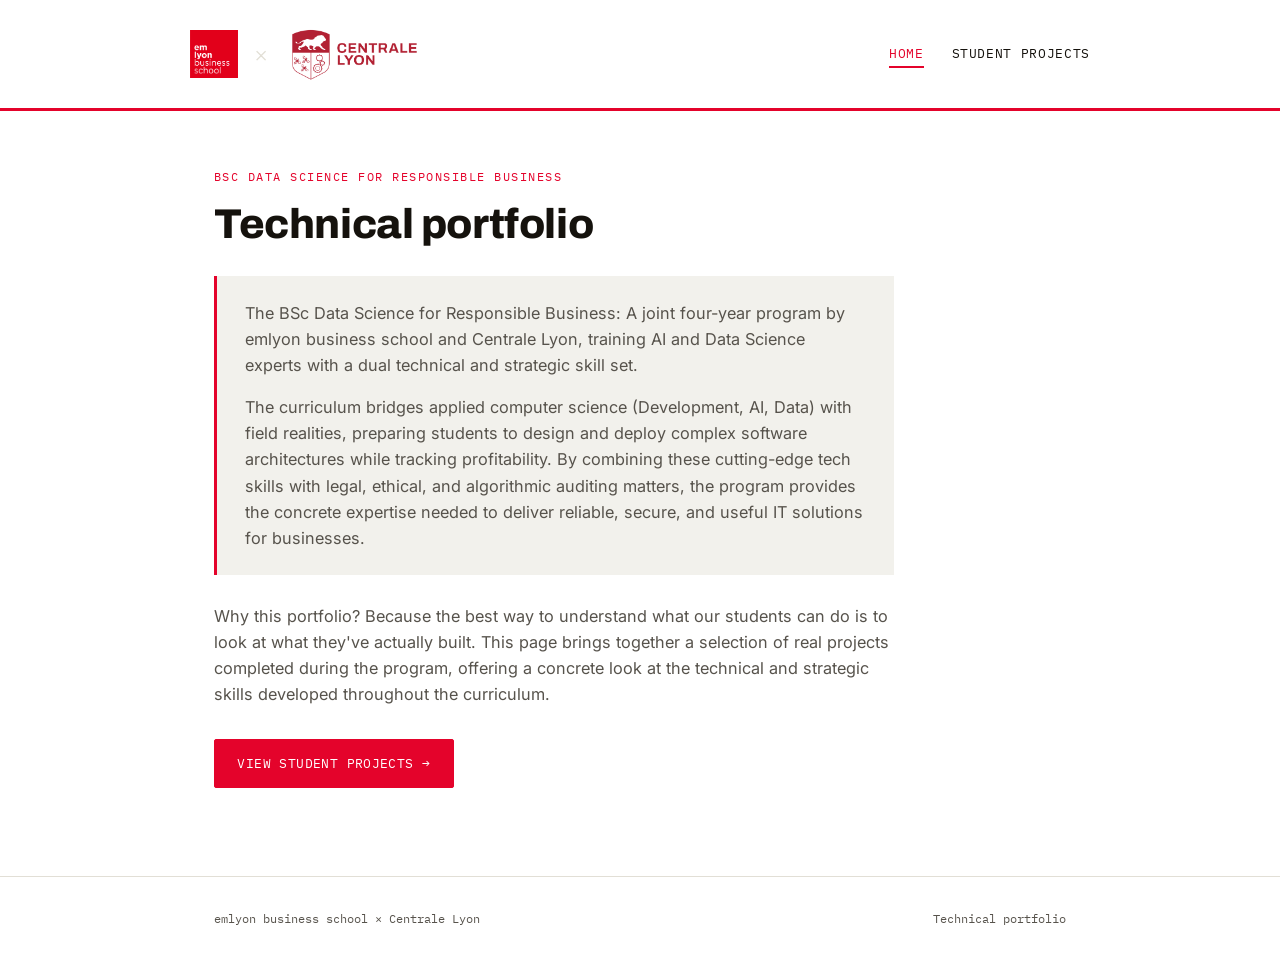
<file: index.html>
<!doctype html>
<html lang="en">
<head>
<meta charset="UTF-8">
<meta name="viewport" content="width=device-width, initial-scale=1">
<title>BSc Data Science for Responsible Business — Student Project Portfolio</title>
<meta name="description" content="Student project portfolio for the BSc Data Science for Responsible Business, a joint program by emlyon business school and Centrale Lyon.">
<meta name="theme-color" content="#E4032B">
<link rel="preconnect" href="https://fonts.googleapis.com">
<link rel="preconnect" href="https://fonts.gstatic.com" crossorigin>
<link href="https://fonts.googleapis.com/css2?family=Archivo:wght@700;800&family=Inter:wght@400;500;600&family=IBM+Plex+Mono:wght@400;500&display=swap" rel="stylesheet">
<link rel="stylesheet" href="style.css">
</head>
<body>
<a class="skip-link" href="#main">Skip to content</a>

<header class="site">
  <div class="wrap header-inner">
    <div class="brand-lockup">
      <img src="assets/logo-emlyon-placeholder.png" alt="emlyon business school">
      <span class="sep">×</span>
      <img src="assets/logo-centrale-placeholder.png" alt="Centrale Lyon">
    </div>
    <nav class="site-nav" aria-label="Primary">
      <a href="index.html" aria-current="page">Home</a>
      <a href="projects.html">Student Projects</a>
    </nav>
  </div>
</header>

<main id="main">
  <div class="wrap intro">
    <p class="eyebrow">BSc Data Science for Responsible Business</p>
    <h1>Technical portfolio</h1>

    <div class="program-desc">
      <p>The BSc Data Science for Responsible Business: A joint four-year program by emlyon business school and
        Centrale Lyon, training AI and Data Science experts with a dual technical and strategic skill set.</p>
      <p style="margin-top:1rem;">The curriculum bridges applied computer science (Development, AI, Data) with
        field realities, preparing students to design and deploy complex software architectures while tracking
        profitability. By combining these cutting-edge tech skills with legal, ethical, and algorithmic auditing
        matters, the program provides the concrete expertise needed to deliver reliable, secure, and useful IT
        solutions for businesses.</p>
    </div>

    <div class="why-portfolio">
      <p>Why this portfolio? Because the best way to understand what our students can do is to look at what
        they've actually built. This page brings together a selection of real projects completed during the
        program, offering a concrete look at the technical and strategic skills developed throughout the
        curriculum.</p>
    </div>

    <div class="cta-row">
      <a class="btn btn-solid" href="projects.html">View student projects →</a>
    </div>
  </div>
</main>

<footer class="site">
  <div class="wrap foot-inner">
    <span>emlyon business school × Centrale Lyon</span>
    <span>Technical portfolio</span>
  </div>
</footer>

</body>
</html>
</file>
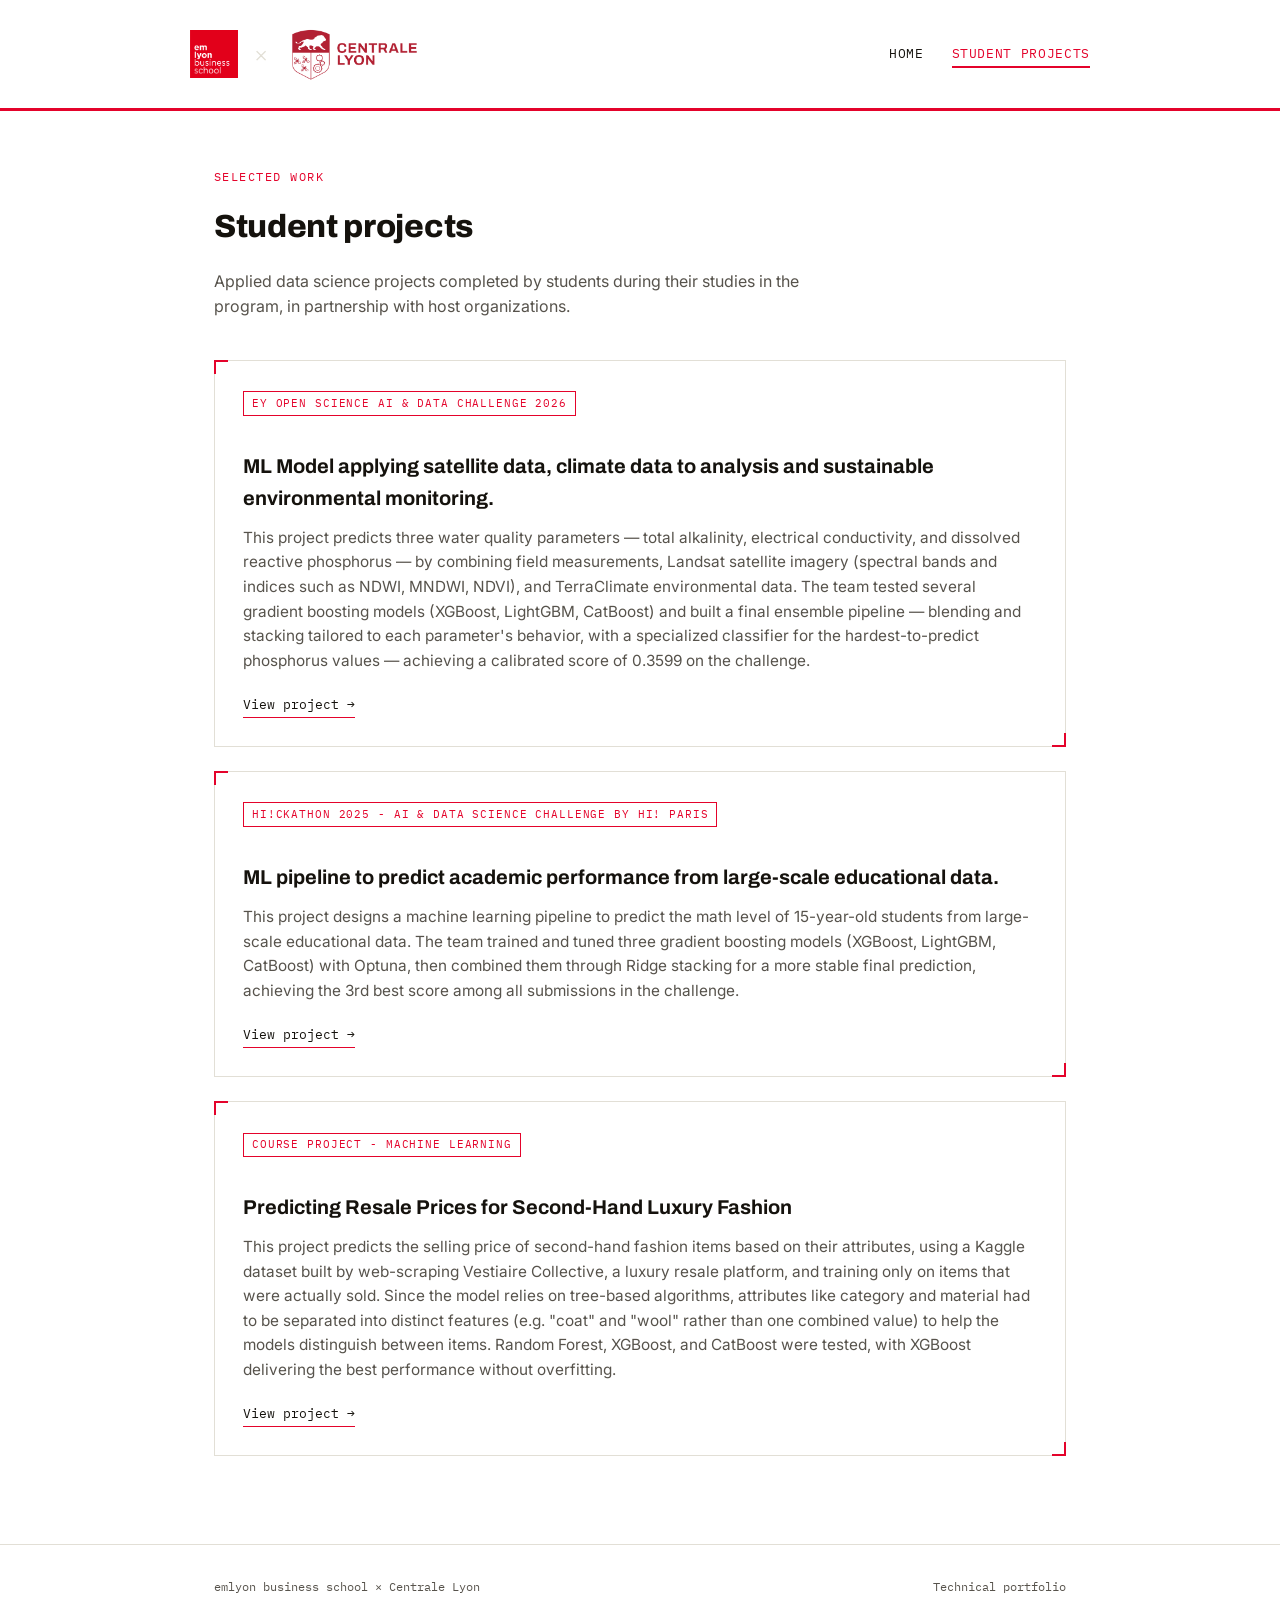
<file: projects.html>
<!doctype html>
<html lang="en">
<head>
<meta charset="UTF-8">
<meta name="viewport" content="width=device-width, initial-scale=1">
<title>Student Projects — BSc Data Science for Responsible Business</title>
<meta name="description" content="Applied data science projects completed by students in the BSc Data Science for Responsible Business, a joint program by emlyon business school and Centrale Lyon.">
<meta name="theme-color" content="#E4032B">
<link rel="preconnect" href="https://fonts.googleapis.com">
<link rel="preconnect" href="https://fonts.gstatic.com" crossorigin>
<link href="https://fonts.googleapis.com/css2?family=Archivo:wght@700;800&family=Inter:wght@400;500;600&family=IBM+Plex+Mono:wght@400;500&display=swap" rel="stylesheet">
<link rel="stylesheet" href="style.css">
</head>
<body>
<a class="skip-link" href="#main">Skip to content</a>

<header class="site">
  <div class="wrap header-inner">
    <div class="brand-lockup">
      <img src="assets/logo-emlyon-placeholder.png" alt="emlyon business school">
      <span class="sep">×</span>
      <img src="assets/logo-centrale-placeholder.png" alt="Centrale Lyon">
    </div>
    <nav class="site-nav" aria-label="Primary">
      <a href="index.html">Home</a>
      <a href="projects.html" aria-current="page">Student Projects</a>
    </nav>
  </div>
</header>

<main id="main">
  <div class="wrap">
    <p class="eyebrow">Selected work</p>
    <h1 style="margin-bottom:1rem;">Student projects</h1>
    <p class="projects-lede">Applied data science projects completed by students during their studies in the
      program, in partnership with host organizations.</p>

    <div class="proj-grid">

      <article class="proj-card">
        <span class="ph-tag">EY Open Science AI &amp; Data Challenge 2026</span>
        <h3>ML Model applying satellite data, climate data to analysis and sustainable environmental monitoring.</h3>
        <p class="ph-desc">This project predicts three water quality parameters — total alkalinity, electrical
          conductivity, and dissolved reactive phosphorus — by combining field measurements, Landsat satellite
          imagery (spectral bands and indices such as NDWI, MNDWI, NDVI), and TerraClimate environmental data.
          The team tested several gradient boosting models (XGBoost, LightGBM, CatBoost) and built a final
          ensemble pipeline — blending and stacking tailored to each parameter's behavior, with a specialized
          classifier for the hardest-to-predict phosphorus values — achieving a calibrated score of 0.3599 on
          the challenge.</p>
        <a class="proj-link" href="#" target="_blank" rel="noopener">View project →</a>
      </article>

      <article class="proj-card">
        <span class="ph-tag">Hi!ckathon 2025 - AI &amp; Data Science challenge by Hi! PARIS</span>
        <h3>ML pipeline to predict academic performance from large-scale educational data.</h3>
        <p class="ph-desc">This project designs a machine learning pipeline to predict the math level of
          15-year-old students from large-scale educational data. The team trained and tuned three gradient
          boosting models (XGBoost, LightGBM, CatBoost) with Optuna, then combined them through Ridge stacking
          for a more stable final prediction, achieving the 3rd best score among all submissions in the
          challenge.</p>
        <a class="proj-link" href="https://github.com/gabentho/Hi-ckathon-5---AI-Sustainability" target="_blank" rel="noopener">View project →</a>
      </article>

      <article class="proj-card">
        <span class="ph-tag">Course Project - Machine Learning</span>
        <h3>Predicting Resale Prices for Second-Hand Luxury Fashion</h3>
        <p class="ph-desc">This project predicts the selling price of second-hand fashion items based on their
          attributes, using a Kaggle dataset built by web-scraping Vestiaire Collective, a luxury resale
          platform, and training only on items that were actually sold. Since the model relies on tree-based
          algorithms, attributes like category and material had to be separated into distinct features (e.g.
          "coat" and "wool" rather than one combined value) to help the models distinguish between items.
          Random Forest, XGBoost, and CatBoost were tested, with XGBoost delivering the best performance
          without overfitting.</p>
        <a class="proj-link" href="#" target="_blank" rel="noopener">View project →</a>
      </article>

    </div>
  </div>
</main>

<footer class="site">
  <div class="wrap foot-inner">
    <span>emlyon business school × Centrale Lyon</span>
    <span>Technical portfolio</span>
  </div>
</footer>

</body>
</html>
</file>
<file: style.css>
/* ============ Tokens ============ */
:root{
  --red:#E4032B;
  --red-deep:#A3001E;
  --ink:#15120D;
  --paper:#FFFFFF;
  --panel:#F2F1EC;
  --panel-line:#E2DFD6;
  --graphite:#57534C;
  --max:900px;
  --display:'Archivo', sans-serif;
  --body:'Inter', sans-serif;
  --mono:'IBM Plex Mono', monospace;
}

/* ============ Reset ============ */
*,*::before,*::after{box-sizing:border-box;}
body{
  margin:0;
  background:var(--paper);
  color:var(--ink);
  font-family:var(--body);
  font-size:16px;
  line-height:1.6;
  -webkit-font-smoothing:antialiased;
}
img,svg{display:block;max-width:100%;}
a{color:inherit;}
h1,h2{font-family:var(--display);margin:0;letter-spacing:-0.01em;font-weight:800;}
p{margin:0;}
ul{margin:0;padding:0;list-style:none;}

a:focus-visible,button:focus-visible{outline:3px solid var(--red);outline-offset:3px;}

.skip-link{
  position:absolute;left:-999px;top:0;background:var(--ink);color:#fff;
  padding:.75rem 1.25rem;z-index:200;font-family:var(--mono);font-size:.85rem;
}
.skip-link:focus{left:1rem;top:1rem;}

.wrap{max-width:var(--max);margin:0 auto;padding:0 1.5rem;}

.eyebrow{
  font-family:var(--mono);font-size:.78rem;letter-spacing:.12em;text-transform:uppercase;
  color:var(--red);margin-bottom:.9rem;
}

/* ============ Header / logos ============ */
header.site{border-bottom:3px solid var(--red);}
.header-inner{
  display:flex;align-items:center;justify-content:space-between;
  padding:1.5rem 0;gap:1.5rem;flex-wrap:wrap;
}
.brand-lockup{display:flex;align-items:center;gap:1rem;}
.brand-lockup img[alt="emlyon business school"]{height:48px;width:auto;}
.brand-lockup img[alt="Centrale Lyon"]{height:60px;width:auto;}
.brand-lockup .sep{color:var(--panel-line);font-size:1.4rem;font-weight:300;}
nav.site-nav{display:flex;gap:1.75rem;}
nav.site-nav a{
  font-family:var(--mono);font-size:.82rem;text-transform:uppercase;letter-spacing:.05em;
  text-decoration:none;color:var(--ink);position:relative;padding-bottom:2px;
}
nav.site-nav a::after{content:"";position:absolute;left:0;bottom:-2px;width:0;height:2px;background:var(--red);transition:width .2s ease;}
nav.site-nav a:hover::after,nav.site-nav a[aria-current="page"]::after{width:100%;}
nav.site-nav a[aria-current="page"]{color:var(--red);}

/* ============ Buttons ============ */
.btn{
  display:inline-flex;align-items:center;gap:.5rem;
  padding:.8rem 1.4rem;
  font-family:var(--mono);font-size:.82rem;letter-spacing:.03em;text-transform:uppercase;
  text-decoration:none;border-radius:2px;
  border:1.5px solid var(--ink);transition:transform .15s ease, background .15s ease, color .15s ease;
}
.btn-solid{background:var(--red);border-color:var(--red);color:#fff;}
.btn-solid:hover{background:var(--red-deep);border-color:var(--red-deep);transform:translateY(-2px);}
.btn-outline{background:transparent;color:var(--ink);}
.btn-outline:hover{background:var(--ink);color:#fff;transform:translateY(-2px);}

/* ============ Page hero / intro ============ */
main{padding:3.5rem 0 4.5rem;}
.intro h1{font-size:clamp(1.9rem,4vw,2.6rem);line-height:1.12;max-width:20ch;}
.program-desc{
  margin-top:1.75rem;background:var(--panel);border-left:3px solid var(--red);
  padding:1.5rem 1.75rem;color:var(--graphite);font-size:1.02rem;max-width:68ch;
}
.why-portfolio{
  margin-top:1.75rem;
  color:var(--graphite);
  font-size:1.02rem;
  max-width:68ch;
}
.intro .cta-row{margin-top:2rem;display:flex;gap:1rem;flex-wrap:wrap;}

/* ============ Projects ============ */
.projects-lede{max-width:60ch;color:var(--graphite);margin-bottom:2.5rem;}
.proj-grid{display:grid;grid-template-columns:1fr;gap:1.5rem;}
.proj-card{
  position:relative;
  background:#fff;border:1px solid var(--panel-line);padding:1.75rem;
}
.proj-card::before,.proj-card::after{content:"";position:absolute;width:14px;height:14px;}
.proj-card::before{top:-1px;left:-1px;border-top:2px solid var(--red);border-left:2px solid var(--red);}
.proj-card::after{bottom:-1px;right:-1px;border-bottom:2px solid var(--red);border-right:2px solid var(--red);}
.proj-card .ph-tag{
  display:inline-block;font-family:var(--mono);font-size:.68rem;text-transform:uppercase;letter-spacing:.08em;
  color:var(--red);border:1px solid var(--red);padding:.15rem .5rem;margin-bottom:.9rem;
}
.proj-card h3{font-family:var(--display);font-size:1.25rem;font-weight:700;margin-bottom:.75rem;}
.proj-card .ph-desc{color:var(--graphite);font-size:.96rem;margin-bottom:1.1rem;}
.proj-card .proj-link{
  display:inline-flex;align-items:center;gap:.4rem;
  font-family:var(--mono);font-size:.82rem;text-decoration:none;color:var(--ink);
  border-bottom:1.5px solid var(--red);padding-bottom:2px;
}
.proj-card .proj-link:hover{color:var(--red-deep);}

/* ============ Footer ============ */
footer.site{border-top:1px solid var(--panel-line);padding:2rem 0;margin-top:1rem;}
.foot-inner{display:flex;justify-content:space-between;flex-wrap:wrap;gap:1rem;
  font-family:var(--mono);font-size:.78rem;color:var(--graphite);}

/* ============ Responsive ============ */
@media (max-width:640px){
  .header-inner{flex-direction:column;align-items:flex-start;}
  .brand-lockup img{height:32px;}
}
</file>
